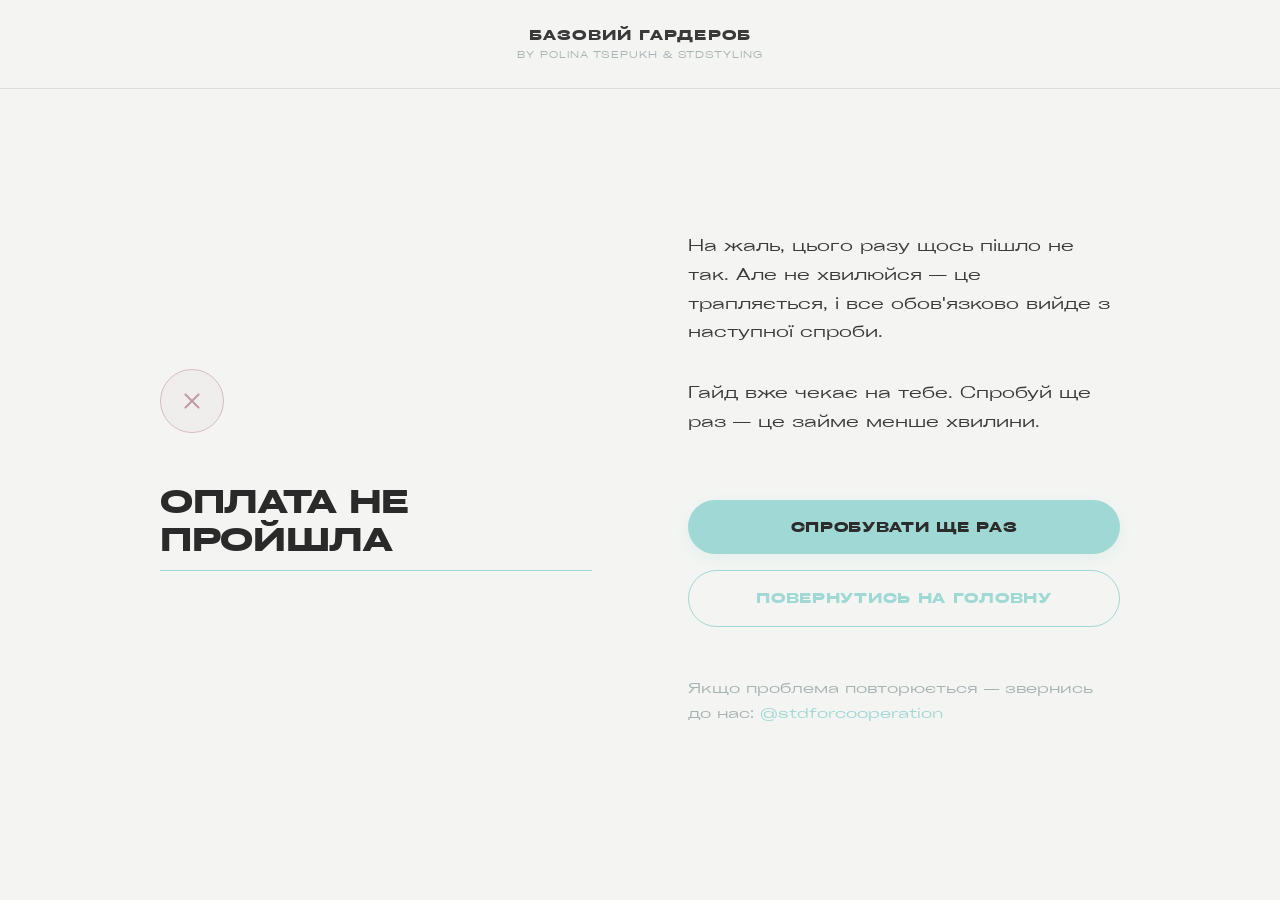
<file: cancel.html>
<!DOCTYPE html>
<html lang="uk">
<head>
    <meta charset="UTF-8">
    <meta name="viewport" content="width=device-width, initial-scale=1.0">
    <title>Оплата не пройшла — БАЗОВИЙ ГАРДЕРОБ</title>
    <link rel="stylesheet" href="styles.css">
    <style>
        .status-page {
            min-height: calc(100svh - 90px);
            display: flex;
            align-items: center;
            justify-content: center;
            padding: var(--space-3xl) var(--space-md);
        }
        .status-card {
            max-width: 560px;
            width: 100%;
        }
        .status-icon {
            width: 64px;
            height: 64px;
            border-radius: 50%;
            background: rgba(214, 188, 198, 0.15);
            border: 1px solid #D6BCC6;
            display: flex;
            align-items: center;
            justify-content: center;
            margin-bottom: var(--space-lg);
        }
        .status-icon svg {
            width: 26px;
            height: 26px;
            stroke: #C49AAA;
            fill: none;
            stroke-width: 2;
            stroke-linecap: round;
            stroke-linejoin: round;
        }
        .status-title {
            font-size: clamp(1.75rem, 5vw, 2.75rem);
            font-weight: 700;
            letter-spacing: -0.01em;
            text-transform: uppercase;
            color: #2A2A2A;
            margin-bottom: var(--space-lg);
            padding-bottom: 0.4em;
            border-bottom: 1px solid var(--tiffany);
            display: inline-block;
            line-height: 1.2;
        }
        .status-body {
            margin-top: var(--space-lg);
        }
        .status-body p {
            font-size: 1rem;
            color: var(--text-primary);
            line-height: 1.8;
            margin-bottom: var(--space-md);
        }
        .status-body p.muted {
            font-size: 0.875rem;
            color: var(--text-secondary);
            margin-top: var(--space-lg);
        }
        .status-btn-wrap {
            margin-top: var(--space-xl);
            display: flex;
            flex-direction: column;
            gap: var(--space-sm);
        }
        @media (max-width: 768px) {
            .status-btn-wrap .cta-btn {
                display: block;
                width: 100%;
                text-align: center;
            }
        }
        @media (min-width: 1024px) {
            .status-page {
                padding: 2rem 4rem;
            }
            .status-card {
                max-width: 960px;
                display: grid;
                grid-template-columns: 1fr 1fr;
                gap: 6rem;
                align-items: center;
            }
            .status-body {
                margin-top: 0;
            }
            .status-title {
                font-size: 2rem;
            }
        }
    </style>
</head>
<body>
    <!-- Header -->
    <header class="header">
        <div class="header-container">
            <a href="/" class="logo" style="text-decoration:none;">
                <span class="logo-title">БАЗОВИЙ ГАРДЕРОБ</span>
                <span class="logo-sub">BY POLINA TSEPUKH & STDSTYLING</span>
            </a>
        </div>
    </header>

    <main>
        <section class="status-page">
            <div class="status-card">
                <div class="status-left">
                    <div class="status-icon">
                        <svg viewBox="0 0 24 24">
                            <line x1="18" y1="6" x2="6" y2="18"></line>
                            <line x1="6" y1="6" x2="18" y2="18"></line>
                        </svg>
                    </div>
                    <h1 class="status-title">ОПЛАТА НЕ ПРОЙШЛА</h1>
                </div>

                <div class="status-body">
                    <p>На жаль, цього разу щось пішло не так. Але не хвилюйся — це трапляється, і все обов'язково вийде з наступної спроби.</p>
                    <p>Гайд вже чекає на тебе. Спробуй ще раз — це займе менше хвилини.</p>

                    <div class="status-btn-wrap">
                        <a href="https://secure.wayforpay.com/button/b0f0df9df2ee4" class="cta-btn cta-btn-primary">СПРОБУВАТИ ЩЕ РАЗ</a>
                        <a href="/" class="cta-btn cta-btn-secondary">ПОВЕРНУТИСЬ НА ГОЛОВНУ</a>
                    </div>

                    <p class="muted">Якщо проблема повторюється — звернись до нас: <a href="https://telegram.me/stdforcooperation" style="color: var(--tiffany);">@stdforcooperation</a></p>
                </div>
            </div>
        </section>
    </main>

    <script src="script.js"></script>
</body>
</html>
</file>
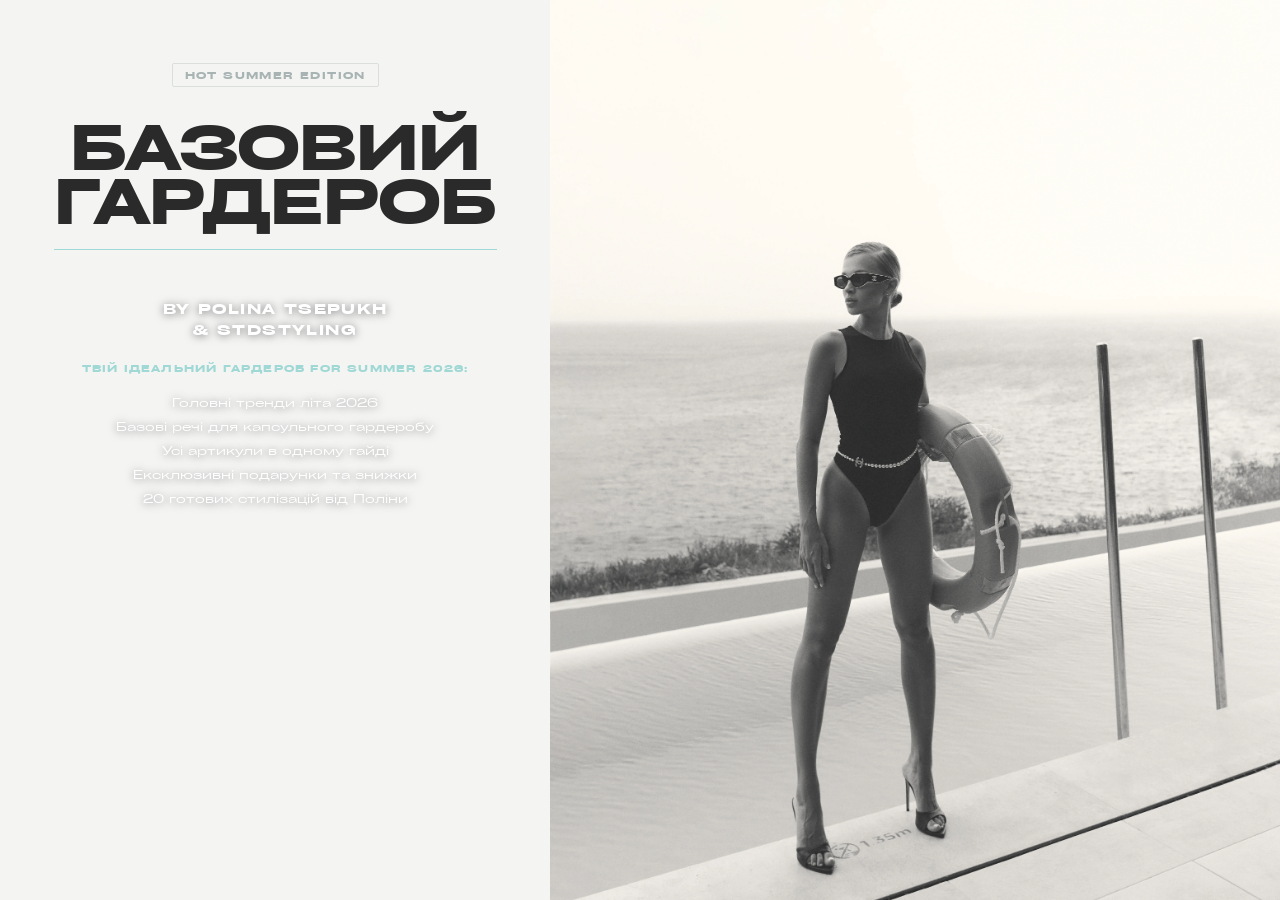
<file: hero-capture.html>
<!DOCTYPE html>
<html lang="uk">
<head>
    <meta charset="UTF-8">
    <meta name="viewport" content="width=device-width, initial-scale=1.0">
    <link rel="stylesheet" href="styles.css">
    <style>
        * { animation: none !important; transition: none !important; }
        html, body { margin: 0; padding: 0; overflow: hidden; }
        .hero-cta { display: none !important; }

        /* Photo panel: hidden by default (mobile) */
        .hero-photo-col { display: none; }

        /* =============================================
           DESKTOP + TABLET: absolute two-panel layout
           Text panel left | Photo panel right
        ============================================= */
        @media (min-width: 600px) {
            .hero {
                background: none !important;
                position: relative !important;
                display: block !important;
                height: 100vh;
                min-height: 100vh;
                padding: 0 !important;
                overflow: hidden;
            }

            /* Photo panel: absolutely fills right side */
            .hero-photo-col {
                display: block;
                position: absolute;
                top: 0;
                right: 0;
                bottom: 0;
                background-image: url('images/EmptyName-10.webp');
                background-size: cover;
                background-attachment: scroll;
            }

            /* Text panel: absolutely fills left side */
            .hero-content {
                position: absolute !important;
                top: 0;
                left: 0;
                bottom: 0;
                background: var(--bg-main);
                max-width: none !important;
                animation: none !important;
                display: flex !important;
                flex-direction: column;
                justify-content: flex-start;
                overflow: hidden;
                box-sizing: border-box;
            }

            .hero-badge { text-align: left !important; }

            .hero-mid {
                display: block !important;
                max-width: 100% !important;
            }

            .hero-left { margin-bottom: 1.2rem; }
        }

        /* Desktop sizing */
        @media (min-width: 1024px) {
            .hero-photo-col {
                left: 43%;
                background-position: center 30%;
            }
            .hero-content {
                width: 43% !important;
                padding: 7vh 3.5rem 3rem !important;
            }
            .hero-title {
                font-size: clamp(2.5rem, 4.8vw, 7rem) !important;
                line-height: 0.88 !important;
                margin-bottom: var(--space-lg) !important;
            }
            .hero-badge {
                margin-bottom: var(--space-md) !important;
            }
        }

        /* Tablet sizing */
        @media (min-width: 600px) and (max-width: 1023px) {
            .hero-photo-col {
                left: 47%;
                background-position: center top;
            }
            .hero-content {
                width: 47% !important;
                padding: 6vh 2rem 2rem !important;
            }
            .hero-title {
                font-size: clamp(1.8rem, 5.2vw, 3.5rem) !important;
                line-height: 0.88 !important;
                margin-bottom: 1.5rem !important;
            }
            .hero-badge {
                margin-bottom: 1rem !important;
            }
        }

        /* =============================================
           MOBILE: full-bleed bg photo + text contrast
        ============================================= */
        @media (max-width: 599px) {
            .hero {
                background-attachment: scroll !important;
                padding-left: 0 !important;
                padding-right: 0 !important;
            }
            .hero-content {
                padding: 0 1rem !important;
                overflow: hidden !important;
                box-sizing: border-box !important;
                width: 100% !important;
            }
            .hero-title {
                font-size: clamp(1.8rem, 10vw, 3rem) !important;
                margin-bottom: 1rem !important;
                /* Subtle shadow so light letters show on light photo bg */
                text-shadow: 0 2px 12px rgba(0,0,0,0.15) !important;
            }
            .hero-mid {
                grid-template-columns: 1fr !important;
                max-width: 100% !important;
            }
            .hero-badge {
                margin-bottom: 0.75rem !important;
            }
            /* Shrink description so it fits without overflow */
            .hero-description {
                font-size: 0.6rem !important;
                letter-spacing: 0.05em !important;
                white-space: normal !important;
                word-wrap: break-word !important;
                overflow-wrap: break-word !important;
            }
            /* Smaller features list to fit mobile width */
            .hero-features {
                font-size: 0.72rem !important;
                padding-left: 0 !important;
                word-break: break-word !important;
            }
            .hero-features li {
                white-space: normal !important;
                word-wrap: break-word !important;
                overflow-wrap: break-word !important;
                word-break: break-word !important;
            }
            .hero-features li::before {
                display: none !important;
            }
            /* White text with shadow on dark swimsuit */
            .hero-subtitle,
            .hero-description,
            .hero-features,
            .hero-features li {
                color: #ffffff !important;
                text-shadow: 0 1px 8px rgba(0,0,0,0.6) !important;
            }
        }
    </style>
</head>
<body>
    <section class="hero">
        <!-- Right panel: photo (desktop/tablet only) -->
        <div class="hero-photo-col" aria-hidden="true"></div>

        <!-- Left panel: text content -->
        <div class="hero-content">
            <div class="hero-badge">HOT SUMMER EDITION</div>
            <h1 class="hero-title">
                <span class="title-word">БАЗОВИЙ</span>
                <span class="title-word">ГАРДЕРОБ</span>
            </h1>
            <div class="hero-mid">
                <div class="hero-left">
                    <p class="hero-subtitle">BY POLINA TSEPUKH<br>& STDSTYLING</p>
                </div>
                <div class="hero-right">
                    <p class="hero-description">ТВІЙ ІДЕАЛЬНИЙ ГАРДЕРОБ FOR SUMMER 2026:</p>
                    <ul class="hero-features">
                        <li>Головні тренди літа 2026</li>
                        <li>Базові речі для капсульного гардеробу</li>
                        <li>Усі артикули в одному гайді</li>
                        <li>Ексклюзивні подарунки та знижки</li>
                        <li>20 готових стилізацій від Поліни</li>
                    </ul>
                </div>
            </div>
            <div style="height: 80px;"></div>
        </div>
    </section>
</body>
</html>
</file>
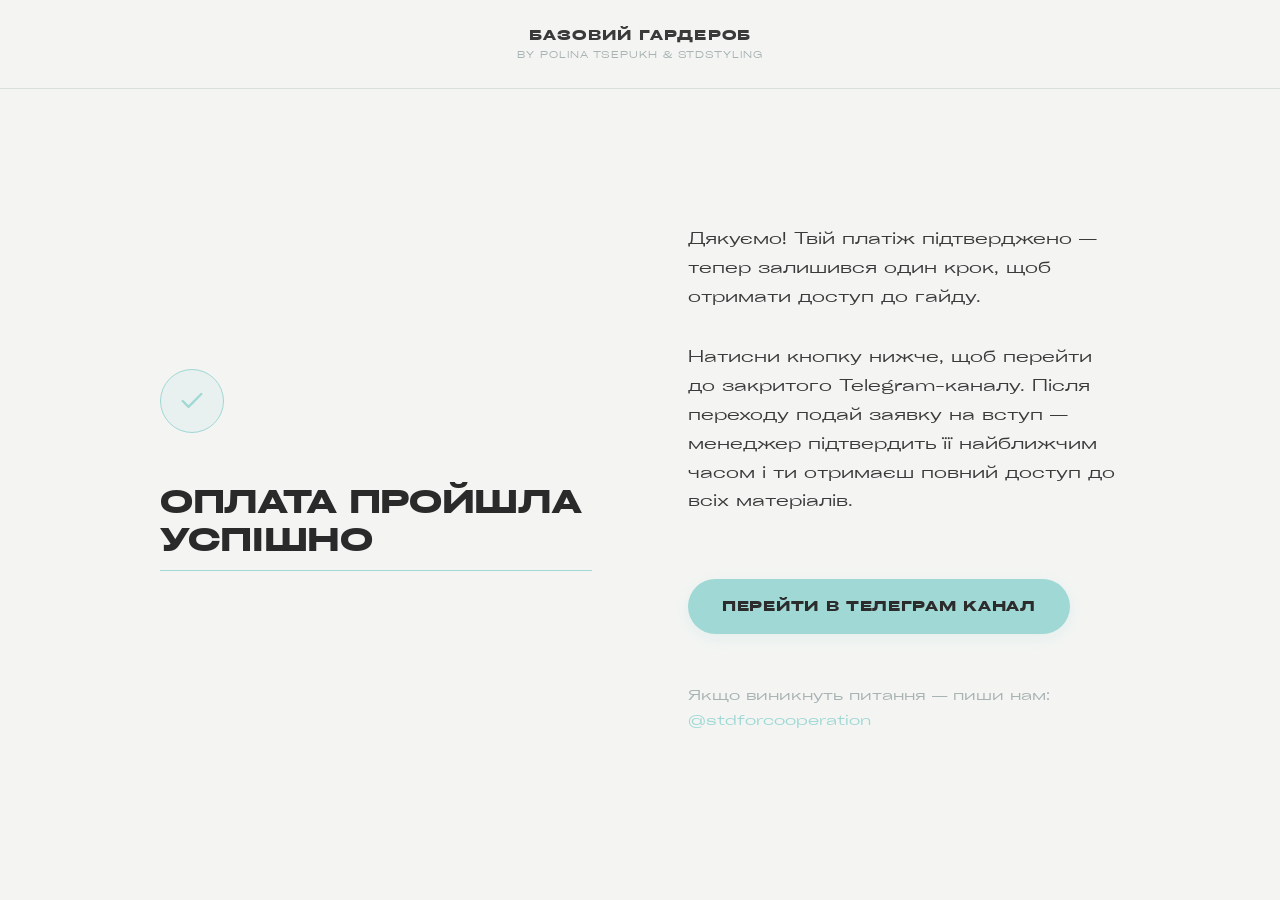
<file: success.html>
<!DOCTYPE html>
<html lang="uk">
<head>
    <meta charset="UTF-8">
    <meta name="viewport" content="width=device-width, initial-scale=1.0">
    <title>Оплата успішна — БАЗОВИЙ ГАРДЕРОБ</title>
    <link rel="stylesheet" href="styles.css">
    <style>
        .status-page {
            min-height: calc(100svh - 90px);
            display: flex;
            align-items: center;
            justify-content: center;
            padding: var(--space-3xl) var(--space-md);
        }
        .status-card {
            max-width: 560px;
            width: 100%;
        }
        .status-icon {
            width: 64px;
            height: 64px;
            border-radius: 50%;
            background: rgba(159, 216, 212, 0.15);
            border: 1px solid var(--tiffany);
            display: flex;
            align-items: center;
            justify-content: center;
            margin-bottom: var(--space-lg);
        }
        .status-icon svg {
            width: 28px;
            height: 28px;
            stroke: var(--tiffany);
            fill: none;
            stroke-width: 2;
            stroke-linecap: round;
            stroke-linejoin: round;
        }
        .status-title {
            font-size: clamp(1.75rem, 5vw, 2.75rem);
            font-weight: 700;
            letter-spacing: -0.01em;
            text-transform: uppercase;
            color: #2A2A2A;
            margin-bottom: var(--space-lg);
            padding-bottom: 0.4em;
            border-bottom: 1px solid var(--tiffany);
            display: inline-block;
            line-height: 1.2;
        }
        .status-body {
            margin-top: var(--space-lg);
        }
        .status-body p {
            font-size: 1rem;
            color: var(--text-primary);
            line-height: 1.8;
            margin-bottom: var(--space-md);
        }
        .status-body p.muted {
            font-size: 0.875rem;
            color: var(--text-secondary);
            margin-top: var(--space-lg);
        }
        .status-btn-wrap {
            margin-top: var(--space-xl);
        }
        @media (min-width: 1024px) {
            .status-page {
                padding: 2rem 4rem;
            }
            .status-card {
                max-width: 960px;
                display: grid;
                grid-template-columns: 1fr 1fr;
                gap: 6rem;
                align-items: center;
            }
            .status-body {
                margin-top: 0;
            }
            .status-title {
                font-size: 2rem;
            }
        }
    </style>
</head>
<body>
    <!-- Header -->
    <header class="header">
        <div class="header-container">
            <a href="/" class="logo" style="text-decoration:none;">
                <span class="logo-title">БАЗОВИЙ ГАРДЕРОБ</span>
                <span class="logo-sub">BY POLINA TSEPUKH & STDSTYLING</span>
            </a>
        </div>
    </header>

    <main>
        <section class="status-page">
            <div class="status-card">
                <div class="status-left">
                    <div class="status-icon">
                        <svg viewBox="0 0 24 24">
                            <polyline points="20 6 9 17 4 12"></polyline>
                        </svg>
                    </div>
                    <h1 class="status-title">ОПЛАТА ПРОЙШЛА УСПІШНО</h1>
                </div>

                <div class="status-body">
                    <p>Дякуємо! Твій платіж підтверджено — тепер залишився один крок, щоб отримати доступ до гайду.</p>
                    <p>Натисни кнопку нижче, щоб перейти до закритого Telegram-каналу. Після переходу подай заявку на вступ — менеджер підтвердить її найближчим часом і ти отримаєш повний доступ до всіх матеріалів.</p>

                    <div class="status-btn-wrap">
                        <a href="https://telegram.me/+0DBapt_sRbM4Zjli" class="cta-btn cta-btn-primary">ПЕРЕЙТИ В ТЕЛЕГРАМ КАНАЛ</a>
                    </div>

                    <p class="muted">Якщо виникнуть питання — пиши нам: <a href="https://telegram.me/stdforcooperation" style="color: var(--tiffany);">@stdforcooperation</a></p>
                </div>
            </div>
        </section>
    </main>

    <script src="script.js"></script>
</body>
</html>
</file>
<file: styles.css>
/* ==========================================
   БАЗОВИЙ ГАРДЕРОБ - Fashion Editorial Landing Page
   /polish: Design Language & Premium Motion
   ========================================== */

@font-face {
    font-family: 'Cy Grotesk Grand';
    src: url('fonts/CyGroteskGrand-Thin.woff2') format('woff2');
    font-weight: 100;
    font-style: normal;
    font-display: swap;
}
@font-face {
    font-family: 'Cy Grotesk Grand';
    src: url('fonts/CyGroteskGrand-Light.woff2') format('woff2');
    font-weight: 300;
    font-style: normal;
    font-display: swap;
}
@font-face {
    font-family: 'Cy Grotesk Grand';
    src: url('fonts/CyGroteskGrand-Regular.woff2') format('woff2');
    font-weight: 400;
    font-style: normal;
    font-display: swap;
}
@font-face {
    font-family: 'Cy Grotesk Grand';
    src: url('fonts/CyGroteskGrand-Medium.woff2') format('woff2');
    font-weight: 500;
    font-style: normal;
    font-display: swap;
}
@font-face {
    font-family: 'Cy Grotesk Grand';
    src: url('fonts/CyGroteskGrand-Bold.woff2') format('woff2');
    font-weight: 700;
    font-style: normal;
    font-display: swap;
}
@font-face {
    font-family: 'Cy Grotesk Grand';
    src: url('fonts/CyGroteskGrand-Dark.woff2') format('woff2');
    font-weight: 900;
    font-style: normal;
    font-display: swap;
}

/* Root Variables - Soft Luxury Palette */
:root {
    --bg-main: #F4F5F3;
    --text-primary: #3A3A3A;
    --text-secondary: #A8B3B3;
    --text-light: #CBD4D4;
    --tiffany: #9FD8D4;
    --tiffany-hover: #8ACDCA;
    --white: #FFFFFF;
    --border: #DADFDA;
    --text-dark: #2C2C2C;

    /* Typography */
    --font-main: 'Cy Grotesk Grand', -apple-system, BlinkMacSystemFont, 'Segoe UI', sans-serif;
    --letter-spacing: 0.05em;
    
    /* Spacing */
    --space-xs: 0.5rem;
    --space-sm: 1rem;
    --space-md: 2rem;
    --space-lg: 3rem;
    --space-xl: 4rem;
    --space-2xl: 5rem;
    --space-3xl: 6rem;
    
    /* Motion - Taste-Skill & Emil Design */
    --transition-normal: 0.3s cubic-bezier(0.25, 0.46, 0.45, 0.94);
    --transition-smooth: 0.4s cubic-bezier(0.34, 1.56, 0.64, 1);
    --transition-ease-out: 0.3s ease-out;
}

/* Reset & Base Styles */
* {
    margin: 0;
    padding: 0;
    box-sizing: border-box;
}

html {
    scroll-behavior: smooth;
    overflow-x: hidden;
}

body {
    font-family: var(--font-main);
    background-color: var(--bg-main);
    color: var(--text-primary);
    line-height: 1.6;
    font-size: 16px;
    -webkit-font-smoothing: antialiased;
    -moz-osx-font-smoothing: grayscale;
    overflow-x: hidden;
    width: 100%;
}

/* Typography */
h1, h2, h3, h4, h5, h6 {
    font-weight: 600;
    letter-spacing: var(--letter-spacing);
}

p {
    line-height: 1.8;
}

a {
    text-decoration: none;
    color: inherit;
    transition: color var(--transition-normal);
}

/* Container */
.container {
    max-width: 1000px;
    margin: 0 auto;
    padding: 0 var(--space-md);
}

/* ==========================================
   HEADER & NAVIGATION
   ========================================== */

.header {
    position: sticky;
    top: 0;
    z-index: 1002;
    background: rgba(244, 245, 243, 0.95);
    backdrop-filter: blur(8px);
    border-bottom: 1px solid var(--border);
    padding: var(--space-sm) 0;
}

.header-container {
    max-width: 1200px;
    margin: 0 auto;
    padding: 0 var(--space-md);
    display: flex;
    justify-content: center;
    align-items: center;
    position: relative;
    min-height: 56px;
}

.logo {
    display: flex;
    flex-direction: column;
    align-items: center;
    gap: 8px;
    text-align: center;
}

.logo-title {
    font-size: 0.875rem;
    font-weight: 600;
    letter-spacing: 0.08em;
    color: var(--text-primary);
    text-transform: uppercase;
    line-height: 1;
}

.logo-sub {
    font-size: 0.563rem;
    font-weight: 400;
    letter-spacing: 0.1em;
    color: var(--text-secondary);
    text-transform: uppercase;
    line-height: 1;
}

/* Hamburger button */
.hamburger {
    position: absolute;
    right: var(--space-md);
    background: none;
    border: none;
    cursor: pointer;
    padding: 6px;
    display: flex;
    flex-direction: column;
    gap: 5px;
    z-index: 1001;
}

.hamburger span {
    display: block;
    width: 22px;
    height: 1.5px;
    background: var(--text-primary);
    transition: transform 0.3s cubic-bezier(0.25, 0.46, 0.45, 0.94),
                opacity 0.3s ease;
    transform-origin: center;
}

.hamburger.active span:nth-child(1) {
    transform: translateY(6.5px) rotate(45deg);
}
.hamburger.active span:nth-child(2) {
    opacity: 0;
    transform: scaleX(0);
}
.hamburger.active span:nth-child(3) {
    transform: translateY(-6.5px) rotate(-45deg);
}

/* Nav slide panel */
.nav-menu {
    position: fixed;
    top: 0;
    right: -360px;
    width: 320px;
    height: 100vh;
    background: rgba(244, 245, 243, 0.98);
    backdrop-filter: blur(16px);
    -webkit-backdrop-filter: blur(16px);
    border-left: 1px solid var(--border);
    display: flex;
    flex-direction: column;
    align-items: flex-start;
    padding: 7.5rem var(--space-lg) var(--space-lg);
    gap: var(--space-lg);
    z-index: 1000;
    transition: right 0.4s cubic-bezier(0.25, 0.46, 0.45, 0.94);
}

.nav-menu.open {
    right: 0;
}

.nav-menu a {
    font-size: 0.875rem;
    font-weight: 600;
    letter-spacing: var(--letter-spacing);
    text-transform: uppercase;
    color: var(--text-primary);
    transition: color var(--transition-normal);
}

.nav-menu a:hover {
    color: var(--text-primary);
}

.nav-menu .cta-btn {
    margin-top: var(--space-md);
    width: 100%;
    text-align: center;
}

.nav-close {
    position: absolute;
    top: var(--space-md);
    right: var(--space-md);
    width: 40px;
    height: 40px;
    background: none;
    border: none;
    cursor: pointer;
    display: flex;
    align-items: center;
    justify-content: center;
    font-size: 1.4rem;
    color: var(--text-primary);
    padding: 0;
    line-height: 1;
    transition: opacity var(--transition-fast);
}

.nav-close:hover {
    opacity: 0.6;
}

/* Nav overlay */
.nav-overlay {
    display: none;
    position: fixed;
    inset: 0;
    background: rgba(58, 58, 58, 0.25);
    backdrop-filter: blur(2px);
    z-index: 999;
}

.nav-overlay.open {
    display: block;
}

.cta-btn-small {
    background: var(--tiffany);
    color: var(--text-dark) !important;
    padding: 0.625rem 1rem;
    border-radius: 999px;
    font-size: 0.75rem;
    font-weight: 600;
    letter-spacing: var(--letter-spacing);
    text-transform: uppercase;
    transition: background var(--transition-normal), box-shadow var(--transition-normal);
}

.cta-btn-small:hover {
    background: var(--tiffany-hover);
    box-shadow: 0 4px 12px rgba(159, 216, 212, 0.2);
}

/* ==========================================
   HERO SECTION - Editorial Fashion Cover
   ========================================== */

/* Mobile: model as full-bleed background */
.hero {
    position: relative;
    overflow: hidden;
    background: var(--bg-main);
}

.hero-photo-col {
    display: none;
}

.hero-content {
    position: relative;
    z-index: 1;
    display: flex;
    flex-direction: column;
    align-items: center;
    justify-content: center;
    text-align: center;
    min-height: calc(100svh - 90px);
    padding: 2vh var(--space-md) 3rem;
    max-width: 520px;
    margin: 0 auto;
    animation: fadeInUp 0.8s ease-out both;
}

.hero-badge {
    display: inline-block;
    font-size: 0.625rem;
    font-weight: 700;
    letter-spacing: 0.14em;
    text-transform: uppercase;
    color: var(--text-secondary);
    margin-bottom: var(--space-md);
    padding: 3px 12px;
    border: 0.5px solid var(--border);
    border-radius: 2px;
}

.hero-title {
    font-size: clamp(2.2rem, 9vw, 4rem);
    font-weight: 700;
    letter-spacing: -0.01em;
    line-height: 0.9;
    color: #2A2A2A;
    margin-bottom: var(--space-md);
    text-transform: uppercase;
    text-shadow: none;
    padding-bottom: 0.35em;
    border-bottom: 1px solid var(--tiffany);
}

.hero-divider {
    width: 120px;
    height: 1px;
    background: var(--tiffany);
    margin: 0.5rem auto var(--space-md);
}

.title-word {
    display: block;
}

.hero-mid {
    display: block;
    margin-bottom: var(--space-md);
}

.hero-left {
    margin-bottom: var(--space-sm);
}

.hero-subtitle {
    font-size: 0.875rem;
    font-weight: 700;
    letter-spacing: 0.1em;
    text-transform: uppercase;
    color: #ffffff;
    line-height: 1.5;
    text-shadow: 0 1px 8px rgba(0,0,0,0.5);
}

.hero-description {
    font-size: 0.625rem;
    font-weight: 700;
    letter-spacing: 0.12em;
    text-transform: uppercase;
    color: var(--tiffany);
    margin-bottom: var(--space-sm);
}

.hero-features {
    list-style: none;
    padding: 0;
    margin-bottom: 0;
}

.hero-features li {
    font-size: 0.75rem;
    color: #ffffff;
    margin-bottom: 0.375rem;
    line-height: 1.5;
    text-shadow: 0 1px 8px rgba(0,0,0,0.5);
}

.hero-features li::before {
    display: none;
}

.hero-cover-wrap {
    position: relative;
    display: inline-block;
    margin: var(--space-sm) 0 var(--space-lg);
}

.hero-cover-img {
    width: clamp(240px, 78vw, 360px);
    border-radius: 12px;
    display: block;
    box-shadow: 0 8px 32px rgba(0,0,0,0.12);
}

.hero-pdf-badge {
    position: absolute;
    bottom: -20px;
    left: -30px;
    width: 92px;
    height: 92px;
    border-radius: 50%;
    background: var(--tiffany);
    box-shadow: 0 0 0 7px rgba(159, 216, 212, 0.28);
    color: var(--text-dark);
    font-size: 0.625rem;
    font-weight: 700;
    letter-spacing: 0.06em;
    text-transform: uppercase;
    display: flex;
    align-items: center;
    justify-content: center;
    text-align: center;
    line-height: 1.4;
}

.hero-cta {
    margin-top: 0;
    padding-top: 0;
    text-align: center;
    width: 100%;
}

.hero-cta .hero-footer {
    color: var(--text-secondary);
    text-shadow: none;
    margin-top: var(--space-sm);
    font-size: 0.813rem;
}

/* Tablet: wider cover */
@media (min-width: 600px) and (max-width: 1023px) {
    .hero-content {
        padding: 2vh 3rem 3rem;
        max-width: 560px;
    }
    .hero-cover-img {
        width: clamp(300px, 50vw, 420px);
    }
}

/* Desktop: compact to fit one screen height */
@media (min-width: 1024px) {
    .hero-content {
        padding: 0 4rem 1rem;
        max-width: 600px;
    }
    .hero-badge {
        margin-bottom: 0.25rem;
    }
    .hero-divider {
        margin: 0.25rem auto 0.75rem;
    }
    .hero-cover-wrap {
        margin: 0.25rem 0 0.75rem;
    }
    .hero-cover-img {
        width: 400px;
    }
    .hero-pdf-badge {
        width: 68px;
        height: 68px;
        font-size: 0.45rem;
        bottom: -14px;
        left: -22px;
    }
}


.cta-btn {
    display: inline-block;
    padding: 1rem 2.125rem;
    border-radius: 999px;
    font-size: 0.875rem;
    font-weight: 600;
    letter-spacing: var(--letter-spacing);
    text-transform: uppercase;
    transition: all var(--transition-smooth);
    border: none;
    cursor: pointer;
    text-decoration: none;
    text-align: center;
}

.cta-btn-primary {
    background: var(--tiffany);
    color: var(--text-dark);
    box-shadow: 0 4px 16px rgba(159, 216, 212, 0.2);
}

.cta-btn-primary:hover {
    background: var(--tiffany-hover);
    transform: translateY(-2px);
    box-shadow: 0 8px 24px rgba(159, 216, 212, 0.3);
}

.cta-btn-secondary {
    background: transparent;
    color: var(--tiffany);
    border: 1px solid var(--tiffany);
}

.cta-btn-secondary:hover {
    background: var(--tiffany);
    color: var(--text-dark);
}

.cta-btn-large {
    padding: 1.25rem 2.5rem;
    font-size: 0.938rem;
}

.hero-footer {
    margin-top: var(--space-md);
    font-size: 0.813rem;
    color: var(--text-secondary);
    letter-spacing: 0.02em;
}

/* ==========================================
   SECTIONS
   ========================================== */

.section {
    padding: var(--space-3xl) var(--space-md);
    background: var(--bg-main);
}

.section:nth-child(even) {
    background: #FAFAF8;
}

.section-title {
    font-size: clamp(2rem, 5vw, 3rem);
    font-weight: 700;
    letter-spacing: -0.01em;
    text-transform: uppercase;
    color: #2A2A2A;
    margin-bottom: var(--space-2xl);
    text-align: left;
    padding-bottom: 0.4em;
    border-bottom: 1px solid var(--tiffany);
    display: inline-block;
}

/* ==========================================
   ABOUT SECTION
   ========================================== */

.about-section {
    padding: var(--space-3xl) var(--space-md);
}

.section-content {
    max-width: 1000px;
    margin: 0 auto;
}

.about-layout {
    animation: fadeInUp 0.8s ease-out 0.2s both;
}

.about-title {
    text-align: left;
    margin-bottom: var(--space-lg);
}

.about-text p {
    color: var(--text-primary);
    margin-bottom: var(--space-md);
    font-size: 1rem;
    line-height: 1.8;
}

.about-text p:last-child {
    margin-bottom: 0;
}

.about-text p:first-child {
    font-weight: 500;
}

.about-highlight {
    font-weight: 700;
    text-transform: uppercase;
    letter-spacing: 0.02em;
    color: var(--text-dark);
    font-size: 1rem;
    line-height: 1.4;
}

/* ==========================================
   CARDS SECTION
   ========================================== */

.inside-section {
    padding: var(--space-3xl) var(--space-md);
}

.cards-grid {
    display: grid;
    grid-template-columns: repeat(auto-fit, minmax(320px, 1fr));
    gap: var(--space-2xl);
    margin-bottom: var(--space-2xl);
}

.card {
    background: rgba(255, 255, 255, 0.85);
    border: 1px solid var(--border);
    padding: var(--space-2xl);
    border-radius: 16px;
    box-shadow: 0 2px 12px rgba(0,0,0,0.04);
    transition: all var(--transition-smooth);
    animation: fadeInUp 0.8s ease-out 0.3s both;
    position: relative;
}

.card:hover {
    transform: translateY(-4px);
    box-shadow: 0 8px 24px rgba(0, 0, 0, 0.08);
}

.card-badge {
    display: inline-block;
    font-size: 0.688rem;
    font-weight: 600;
    letter-spacing: 0.1em;
    text-transform: uppercase;
    color: var(--tiffany);
    margin-bottom: var(--space-md);
    padding: var(--space-xs) var(--space-sm);
    background: rgba(159, 216, 212, 0.1);
    border-radius: 4px;
}

.card-title {
    font-size: 1.313rem;
    font-weight: 600;
    letter-spacing: 0.02em;
    text-transform: uppercase;
    color: var(--text-primary);
    margin-bottom: var(--space-md);
}

.card-text {
    font-size: 0.938rem;
    color: var(--text-primary);
    line-height: 1.8;
}

/* Card color variants */
.card-badge--tiffany {
    color: var(--tiffany);
    background: rgba(159, 216, 212, 0.12);
}

.card-badge--rose {
    color: #C49AAA;
    background: rgba(214, 188, 198, 0.2);
}

.card--tiffany {
    border-color: rgba(159, 216, 212, 0.4);
}

.card--rose {
    border-color: rgba(214, 188, 198, 0.4);
}

/* Guide page thumbnails inside card — front-left ascending staircase */
.card-pages {
    position: relative;
    height: 208px;
    margin-top: var(--space-md);
}

.card-page-img {
    width: 110px;
    height: 138px;
    object-fit: cover;
    border-radius: 6px;
    box-shadow: 0 4px 14px rgba(0,0,0,0.18);
    position: absolute;
}

.card-page-img:nth-child(1) {
    right: 132px;
    bottom: 0;
    transform: rotate(-2deg);
    z-index: 3;
}

.card-page-img:nth-child(2) {
    right: 68px;
    bottom: 30px;
    transform: rotate(1deg);
    z-index: 2;
}

.card-page-img:nth-child(3) {
    right: 4px;
    bottom: 61px;
    transform: rotate(4deg);
    z-index: 1;
}

.cards-footer {
    text-align: left;
    font-size: 0.938rem;
    color: var(--text-secondary);
    max-width: 600px;
    margin: var(--space-lg) 0 0;
    line-height: 1.8;
}

/* ==========================================
   WHY SECTION
   ========================================== */

.why-section {
    padding: var(--space-3xl) var(--space-md);
}

.why-intro {
    text-align: left;
    font-size: 1.063rem;
    color: var(--text-secondary);
    max-width: 700px;
    margin: 0 0 var(--space-2xl);
    line-height: 1.8;
}

.benefits-grid {
    display: grid;
    grid-template-columns: 1fr;
    gap: var(--space-lg);
    margin-top: var(--space-2xl);
}

.benefit-item {
    text-align: left;
    padding: var(--space-xl) var(--space-md);
    animation: fadeInUp 0.8s ease-out 0.4s both;
    background: #E8E8E5;
    border-radius: 16px;
    border-left: 1px solid var(--tiffany);
    box-shadow: 0 2px 16px rgba(0,0,0,0.05);
}

.benefit-number {
    display: block;
    font-size: clamp(2.5rem, 6vw, 4rem);
    font-weight: 100;
    color: var(--text-light);
    margin-bottom: var(--space-sm);
    letter-spacing: -0.02em;
    line-height: 1;
}

.benefit-item h4 {
    font-size: 0.938rem;
    font-weight: 600;
    letter-spacing: 0.05em;
    text-transform: uppercase;
    color: var(--text-primary);
    margin-bottom: var(--space-sm);
}

.benefit-item p {
    font-size: 0.875rem;
    color: var(--text-primary);
    line-height: 1.7;
}

/* ==========================================
   BONUSES SECTION
   ========================================== */

.bonuses-section {
    padding: var(--space-3xl) var(--space-md);
}

.bonuses-grid {
    display: grid;
    grid-template-columns: repeat(auto-fit, minmax(300px, 1fr));
    gap: var(--space-2xl);
    margin-top: var(--space-2xl);
}

.bonus-item {
    padding: var(--space-2xl);
    border-left: 1px solid var(--tiffany);
    animation: fadeInUp 0.8s ease-out 0.5s both;
    transition: box-shadow var(--transition-normal);
    background: #E8E8E5;
    border-radius: 16px;
    box-shadow: 0 2px 16px rgba(0,0,0,0.05);
}

.bonus-item:hover {
    transform: translateX(4px);
}

.bonus-number {
    display: block;
    font-size: clamp(3rem, 7vw, 5rem);
    font-weight: 100;
    color: var(--text-light);
    margin-bottom: var(--space-md);
    letter-spacing: -0.02em;
    line-height: 1;
}

.bonus-item h3 {
    font-size: 1rem;
    font-weight: 600;
    letter-spacing: 0.02em;
    text-transform: uppercase;
    color: var(--text-primary);
    margin-bottom: var(--space-md);
    line-height: 1.4;
}

.bonus-item p {
    font-size: 0.875rem;
    color: var(--text-primary);
    line-height: 1.8;
}

/* ==========================================
   PARTNERS SECTION
   ========================================== */

.partners-grid {
    display: grid;
    grid-template-columns: 1fr 1fr;
    gap: var(--space-md);
    margin-bottom: var(--space-2xl);
}

.partner-card {
    border-radius: 16px;
    padding: var(--space-lg) var(--space-md);
    display: flex;
    flex-direction: column;
    align-items: center;
    gap: var(--space-sm);
    animation: fadeInUp 0.8s ease-out 0.3s both;
    min-width: 0;
}

.partner-card--cream {
    background: linear-gradient(135deg, #F5EFE4 0%, #EDE6D8 100%);
}
.partner-card--white {
    background: linear-gradient(135deg, #F0F0EE 0%, #E8E8E6 100%);
}
.partner-card--rose {
    background: linear-gradient(135deg, #EFE0E8 0%, #E4D2DC 100%);
}
.partner-card--dark {
    background: linear-gradient(135deg, #2C2C2C 0%, #1A1A1A 100%);
}
.partner-card--sage {
    background: linear-gradient(135deg, #E2EDE4 0%, #D6E4D9 100%);
}
.partner-card--last {
    grid-column: 1 / -1;
    width: calc(50% - var(--space-md) / 2);
    margin: 0 auto;
}

.partner-logo-wrap {
    width: 100px;
    height: 100px;
    border-radius: 50%;
    background: rgba(255,255,255,0.55);
    backdrop-filter: blur(8px);
    -webkit-backdrop-filter: blur(8px);
    display: flex;
    align-items: center;
    justify-content: center;
    text-align: center;
    padding: 0.75rem;
}

.partner-card--dark .partner-logo-wrap {
    background: rgba(255,255,255,0.12);
}

.partner-logo-img {
    width: 100%;
    height: 100%;
    object-fit: cover;
    border-radius: 50%;
}

.partner-name {
    font-size: 0.563rem;
    font-weight: 700;
    letter-spacing: 0.1em;
    text-transform: uppercase;
    color: var(--text-dark);
    line-height: 1.4;
    text-align: center;
}

.partner-card--dark .partner-name {
    color: #ffffff;
}

.partner-handle {
    font-size: 0.56rem;
    font-weight: 500;
    letter-spacing: 0.02em;
    color: var(--text-secondary);
    text-transform: lowercase;
    white-space: nowrap;
    overflow: hidden;
    text-overflow: ellipsis;
    text-align: center;
    width: 100%;
}

.partner-card--dark .partner-handle {
    color: rgba(255,255,255,0.5);
}

.partners-footer {
    text-align: left;
    font-size: 0.938rem;
    color: var(--text-secondary);
    max-width: 520px;
    margin: 0;
    line-height: 1.8;
}

/* ==========================================
   ACCESS & STEPS SECTION
   ========================================== */

.access-section {
    padding: var(--space-3xl) var(--space-md);
}

.access-intro {
    text-align: left;
    font-size: 1.063rem;
    color: var(--text-primary);
    max-width: 700px;
    margin: 0 0 var(--space-md);
    line-height: 1.8;
    font-weight: 500;
}

.access-note {
    text-align: left;
    font-size: 0.938rem;
    color: var(--text-secondary);
    max-width: 700px;
    margin: 0 0 var(--space-2xl);
    line-height: 1.8;
}

.steps-grid {
    display: grid;
    grid-template-columns: repeat(auto-fit, minmax(280px, 1fr));
    gap: var(--space-2xl);
    margin-top: var(--space-2xl);
}

.step {
    background: #E8E8E5;
    padding: var(--space-2xl);
    border-radius: 16px;
    border-left: 1px solid var(--tiffany);
    text-align: left;
    animation: fadeInUp 0.8s ease-out 0.6s both;
    transition: box-shadow var(--transition-normal);
    box-shadow: 0 2px 16px rgba(0,0,0,0.05);
}

.step:hover {
    box-shadow: 0 8px 24px rgba(0, 0, 0, 0.12);
}

.step-number {
    display: block;
    font-size: clamp(2.5rem, 6vw, 4rem);
    font-weight: 100;
    color: var(--text-light);
    margin-bottom: var(--space-md);
    letter-spacing: -0.02em;
    line-height: 1;
}

.step h4 {
    font-size: 0.875rem;
    font-weight: 600;
    letter-spacing: 0.05em;
    text-transform: uppercase;
    color: var(--text-primary);
    margin-bottom: var(--space-sm);
}

.step p {
    font-size: 0.813rem;
    color: var(--text-primary);
    line-height: 1.7;
}

/* ==========================================
   SUPPORT SECTION
   ========================================== */

.support-section {
    padding: var(--space-3xl) var(--space-md);
    text-align: left;
}

.support-text {
    font-size: 1rem;
    color: var(--text-secondary);
    max-width: 600px;
    margin: 0 0 var(--space-2xl);
    line-height: 1.8;
}

/* ==========================================
   FINAL SECTION
   ========================================== */

.final-section {
    padding: var(--space-3xl) var(--space-md);
    text-align: left;
    background: linear-gradient(180deg, #FAFAF8 0%, #F8F8F6 100%);
}

.final-title {
    font-size: clamp(2rem, 6vw, 3.5rem);
    font-weight: 700;
    letter-spacing: -0.01em;
    text-transform: uppercase;
    color: #2A2A2A;
    margin-bottom: var(--space-lg);
    line-height: 1.2;
    max-width: 900px;
    padding-bottom: 0.4em;
    border-bottom: 1px solid var(--tiffany);
    display: inline-block;
    animation: fadeInUp 0.8s ease-out both;
}

.final-subtitle {
    font-size: 1.063rem;
    color: var(--text-primary);
    max-width: 700px;
    margin: 0 0 var(--space-2xl);
    line-height: 1.8;
    animation: fadeInUp 0.8s ease-out 0.1s both;
}

/* ==========================================
   FOOTER
   ========================================== */

.footer {
    background: var(--text-primary);
    color: var(--white);
    padding: var(--space-2xl) var(--space-md);
    text-align: center;
    margin-top: var(--space-2xl);
}

.footer-content p {
    font-size: 0.813rem;
    letter-spacing: 0.02em;
    margin-bottom: var(--space-sm);
    opacity: 0.8;
}

.footer-contact a {
    color: var(--tiffany);
    text-decoration: none;
}

.footer-contact a:hover {
    text-decoration: underline;
}

/* ==========================================
   ANIMATIONS
   ========================================== */

@keyframes fadeInUp {
    from {
        opacity: 0;
        transform: translateY(20px);
    }
    to {
        opacity: 1;
        transform: translateY(0);
    }
}

/* ==========================================
   RESPONSIVE DESIGN
   ========================================== */

@media (max-width: 768px) {
    :root {
        --space-md: 1.25rem;
        --space-lg: 2rem;
        --space-xl: 2.5rem;
        --space-2xl: 3rem;
        --space-3xl: 3.5rem;
    }
    
    .header-container {
        flex-wrap: wrap;
    }
    
    .nav-menu {
        width: 320px;
    }
    
    .section-title {
        font-size: clamp(1.5rem, 5vw, 2rem);
    }
    

    
    .cards-grid {
        grid-template-columns: 1fr;
    }
    
    .benefit-item {
        padding: var(--space-lg) var(--space-sm);
    }
    
    .bonuses-grid {
        grid-template-columns: 1fr;
        gap: var(--space-lg);
    }
    
    .steps-grid {
        grid-template-columns: 1fr;
        gap: var(--space-lg);
    }
    
    .cta-btn {
        display: block;
        width: 100%;
        margin: var(--space-md) auto;
    }
    
    .final-title {
        font-size: clamp(1.75rem, 6vw, 2.5rem);
    }

}

@media (max-width: 480px) {
    .nav-menu {
        flex-direction: column;
        gap: var(--space-xs);
    }

    .benefits-grid {
        grid-template-columns: 1fr;
    }

    .bonus-item {
        padding: var(--space-lg);
    }

    .partner-logo-wrap {
        width: 80px;
        height: 80px;
    }

    .partner-card {
        padding: var(--space-lg) var(--space-sm);
    }

    .hero-pdf-badge {
        width: 76px;
        height: 76px;
        font-size: 0.55rem;
        left: -18px;
        bottom: -16px;
    }
}

@media (max-width: 599px) {
    /* Hero text blocks: frosted backdrop on photo background */
    .hero-mid {
        background: rgba(255, 255, 255, 0.12);
        backdrop-filter: blur(14px);
        -webkit-backdrop-filter: blur(14px);
        border-radius: 16px;
        padding: var(--space-md) var(--space-sm);
    }

    .hero-mid .hero-subtitle,
    .hero-mid .hero-features li {
        color: #ffffff;
        text-shadow: 0 1px 4px rgba(0,0,0,0.5);
    }

    .hero-mid .hero-description {
        color: var(--tiffany);
        text-shadow: 0 1px 3px rgba(0,0,0,0.4);
    }
}

/* ==========================================
   ACCESSIBILITY
   ========================================== */

@media (prefers-reduced-motion: reduce) {
    * {
        animation-duration: 0.01ms !important;
        animation-iteration-count: 1 !important;
        transition-duration: 0.01ms !important;
    }
}

a:focus-visible,
button:focus-visible {
    outline: 2px solid var(--tiffany);
    outline-offset: 2px;
}

/* ==========================================
   TEXT READABILITY ON PHOTO BACKGROUNDS
   ========================================== */


/* ==========================================
   PHOTO BACKGROUNDS & SMOOTH TRANSITIONS
   ========================================== */

/* All sections — white/cream background, no photo */
.section.about-section,
.section.inside-section,
.section.why-section,
.section.bonuses-section,
.section.access-section,
.section.support-section,
.section.final-section {
    background: var(--bg-main);
}
</file>
